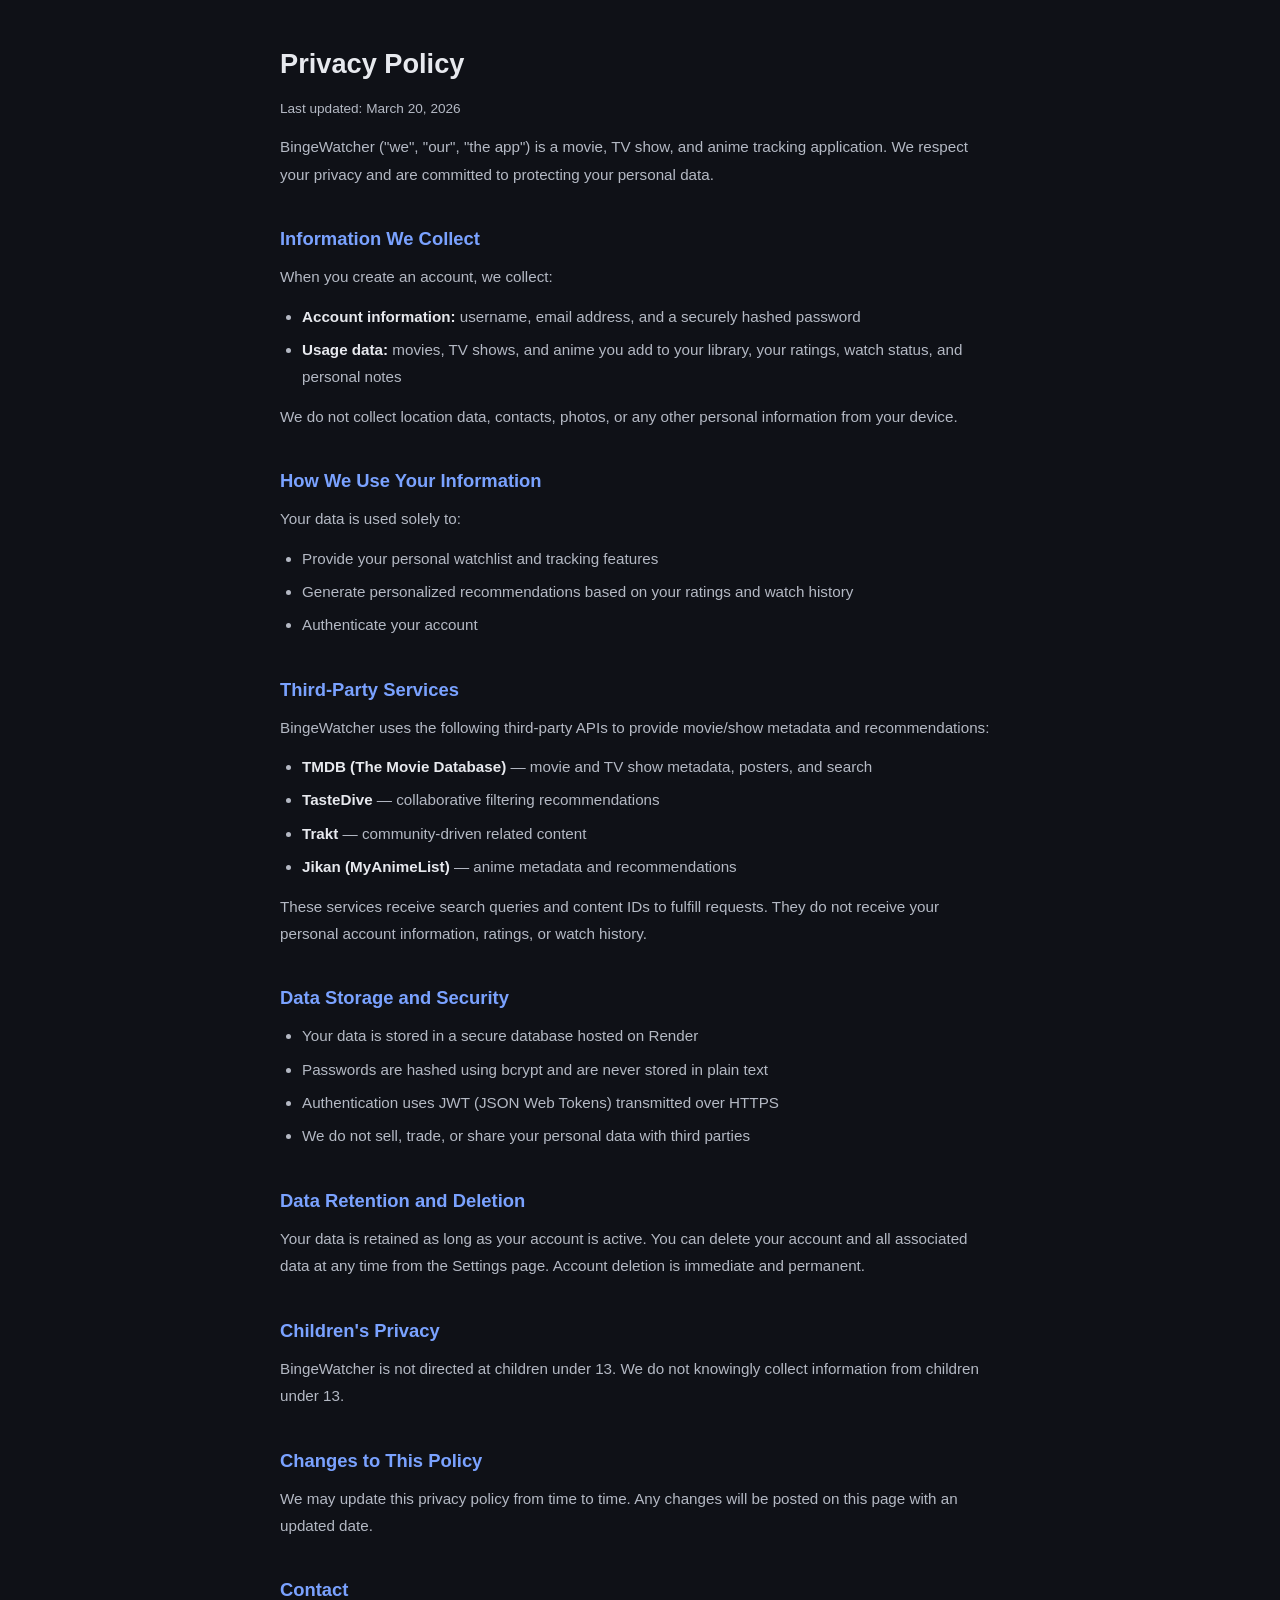
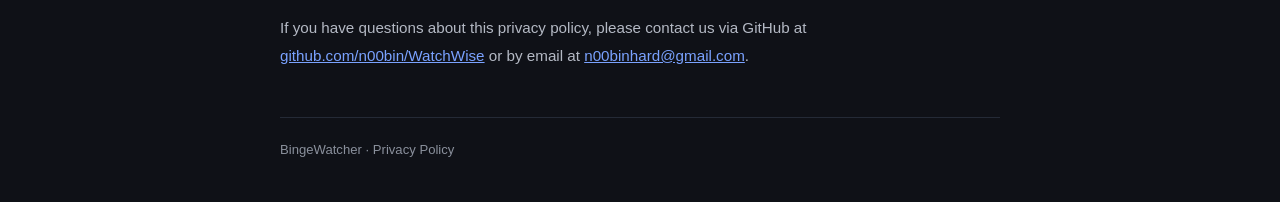
<file: index.html>
<!DOCTYPE html>
<html lang="en">
<head>
    <meta charset="UTF-8">
    <meta http-equiv="refresh" content="0; url=./privacy.html">
    <link rel="canonical" href="./privacy.html">
    <title>BingeWatcher</title>
</head>
<body>
    <p>Redirecting to the <a href="./privacy.html">BingeWatcher Privacy Policy</a>&hellip;</p>
</body>
</html>
</file>
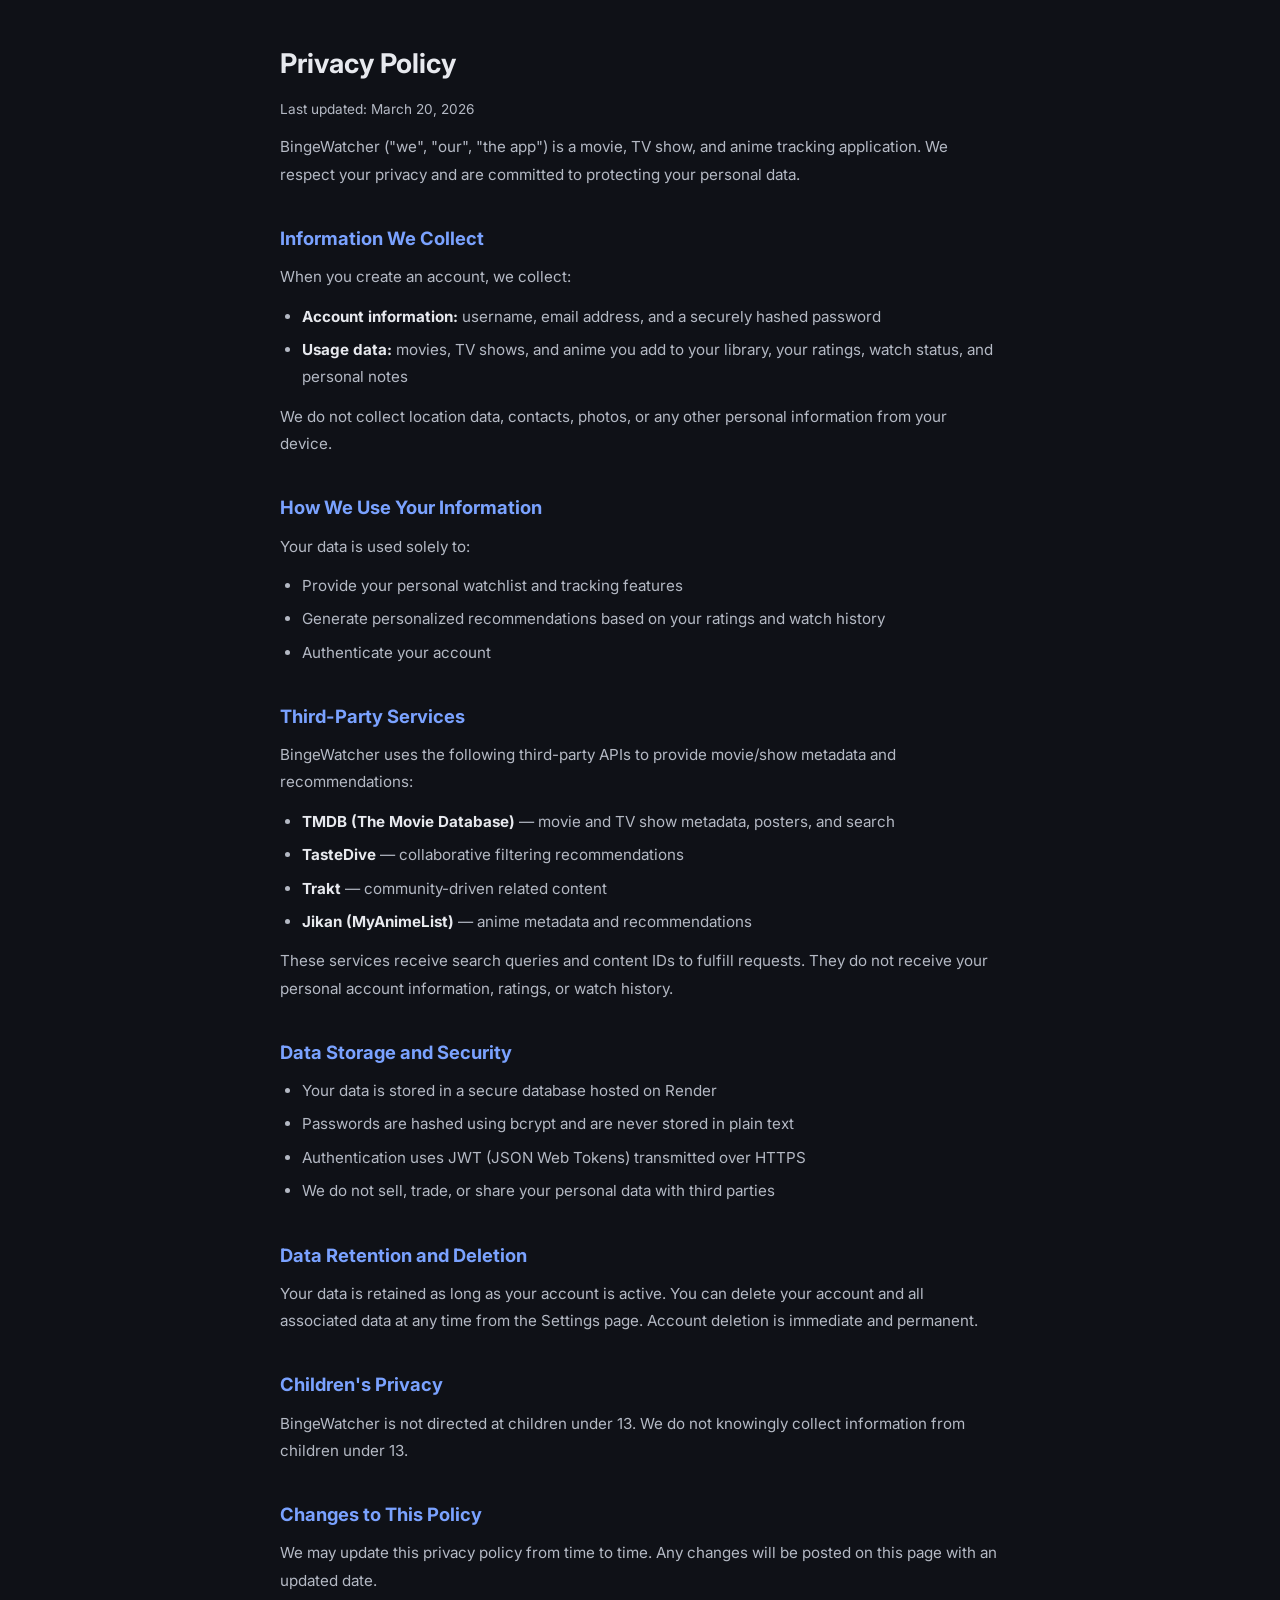
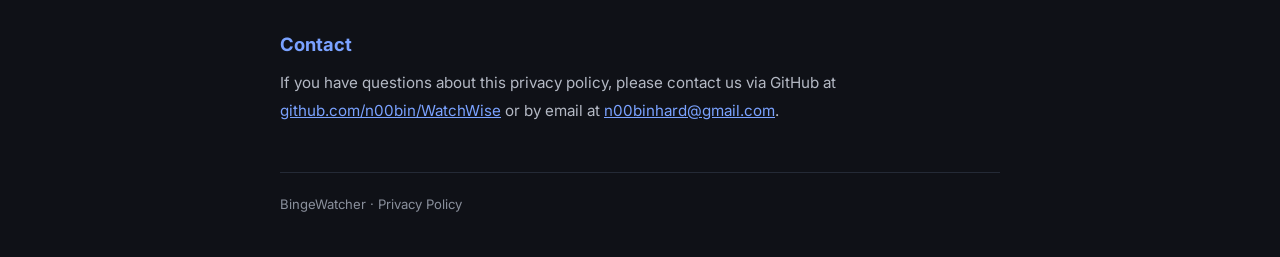
<file: privacy.html>
<!DOCTYPE html>
<html lang="en">
<head>
    <meta charset="UTF-8">
    <meta name="viewport" content="width=device-width, initial-scale=1.0">
    <title>BingeWatcher - Privacy Policy</title>
    <meta name="description" content="Privacy Policy for the BingeWatcher movie, TV show, and anime tracking app.">
    <link rel="preconnect" href="https://fonts.googleapis.com">
    <link href="https://fonts.googleapis.com/css2?family=Inter:wght@300;400;500;600;700&display=swap" rel="stylesheet">
    <style>
        :root {
            --bg: #0f1117;
            --surface: #161a23;
            --text: #e7e9ee;
            --text-muted: #b4b9c4;
            --text-dim: #8a909c;
            --primary-light: #7aa2ff;
            --border: #242a36;
        }
        * { box-sizing: border-box; }
        html, body { margin: 0; padding: 0; }
        body {
            background: var(--bg);
            color: var(--text);
            font-family: 'Inter', -apple-system, BlinkMacSystemFont, 'Segoe UI', Roboto, sans-serif;
            display: flex;
            justify-content: center;
            padding: 40px 20px;
            line-height: 1.8;
        }
        .privacy-container {
            max-width: 720px;
            width: 100%;
            font-size: 0.95rem;
        }
        .privacy-container h1 { font-size: 1.7rem; margin: 0 0 8px; }
        .privacy-container h2 {
            font-size: 1.15rem;
            margin: 34px 0 8px;
            color: var(--primary-light);
        }
        .privacy-container p { color: var(--text-muted); margin: 0 0 12px; }
        .privacy-container ul { color: var(--text-muted); padding-left: 22px; margin: 0 0 12px; }
        .privacy-container li { margin-bottom: 6px; }
        .privacy-container strong { color: var(--text); }
        .privacy-date { font-size: 0.85rem; color: var(--text-dim); margin-bottom: 32px; }
        .privacy-container a { color: var(--primary-light); }
        .privacy-footer {
            margin-top: 48px;
            padding-top: 20px;
            border-top: 1px solid var(--border);
            font-size: 0.82rem;
            color: var(--text-dim);
        }
    </style>
</head>
<body>
    <div class="privacy-container">
        <h1>Privacy Policy</h1>
        <p class="privacy-date">Last updated: March 20, 2026</p>

        <p>BingeWatcher ("we", "our", "the app") is a movie, TV show, and anime tracking application. We respect your privacy and are committed to protecting your personal data.</p>

        <h2>Information We Collect</h2>
        <p>When you create an account, we collect:</p>
        <ul>
            <li><strong>Account information:</strong> username, email address, and a securely hashed password</li>
            <li><strong>Usage data:</strong> movies, TV shows, and anime you add to your library, your ratings, watch status, and personal notes</li>
        </ul>
        <p>We do not collect location data, contacts, photos, or any other personal information from your device.</p>

        <h2>How We Use Your Information</h2>
        <p>Your data is used solely to:</p>
        <ul>
            <li>Provide your personal watchlist and tracking features</li>
            <li>Generate personalized recommendations based on your ratings and watch history</li>
            <li>Authenticate your account</li>
        </ul>

        <h2>Third-Party Services</h2>
        <p>BingeWatcher uses the following third-party APIs to provide movie/show metadata and recommendations:</p>
        <ul>
            <li><strong>TMDB (The Movie Database)</strong> — movie and TV show metadata, posters, and search</li>
            <li><strong>TasteDive</strong> — collaborative filtering recommendations</li>
            <li><strong>Trakt</strong> — community-driven related content</li>
            <li><strong>Jikan (MyAnimeList)</strong> — anime metadata and recommendations</li>
        </ul>
        <p>These services receive search queries and content IDs to fulfill requests. They do not receive your personal account information, ratings, or watch history.</p>

        <h2>Data Storage and Security</h2>
        <ul>
            <li>Your data is stored in a secure database hosted on Render</li>
            <li>Passwords are hashed using bcrypt and are never stored in plain text</li>
            <li>Authentication uses JWT (JSON Web Tokens) transmitted over HTTPS</li>
            <li>We do not sell, trade, or share your personal data with third parties</li>
        </ul>

        <h2>Data Retention and Deletion</h2>
        <p>Your data is retained as long as your account is active. You can delete your account and all associated data at any time from the Settings page. Account deletion is immediate and permanent.</p>

        <h2>Children's Privacy</h2>
        <p>BingeWatcher is not directed at children under 13. We do not knowingly collect information from children under 13.</p>

        <h2>Changes to This Policy</h2>
        <p>We may update this privacy policy from time to time. Any changes will be posted on this page with an updated date.</p>

        <h2>Contact</h2>
        <p>If you have questions about this privacy policy, please contact us via GitHub at <a href="https://github.com/n00bin/WatchWise">github.com/n00bin/WatchWise</a> or by email at <a href="mailto:n00binhard@gmail.com">n00binhard@gmail.com</a>.</p>

        <div class="privacy-footer">
            BingeWatcher &middot; Privacy Policy
        </div>
    </div>
</body>
</html>
</file>
